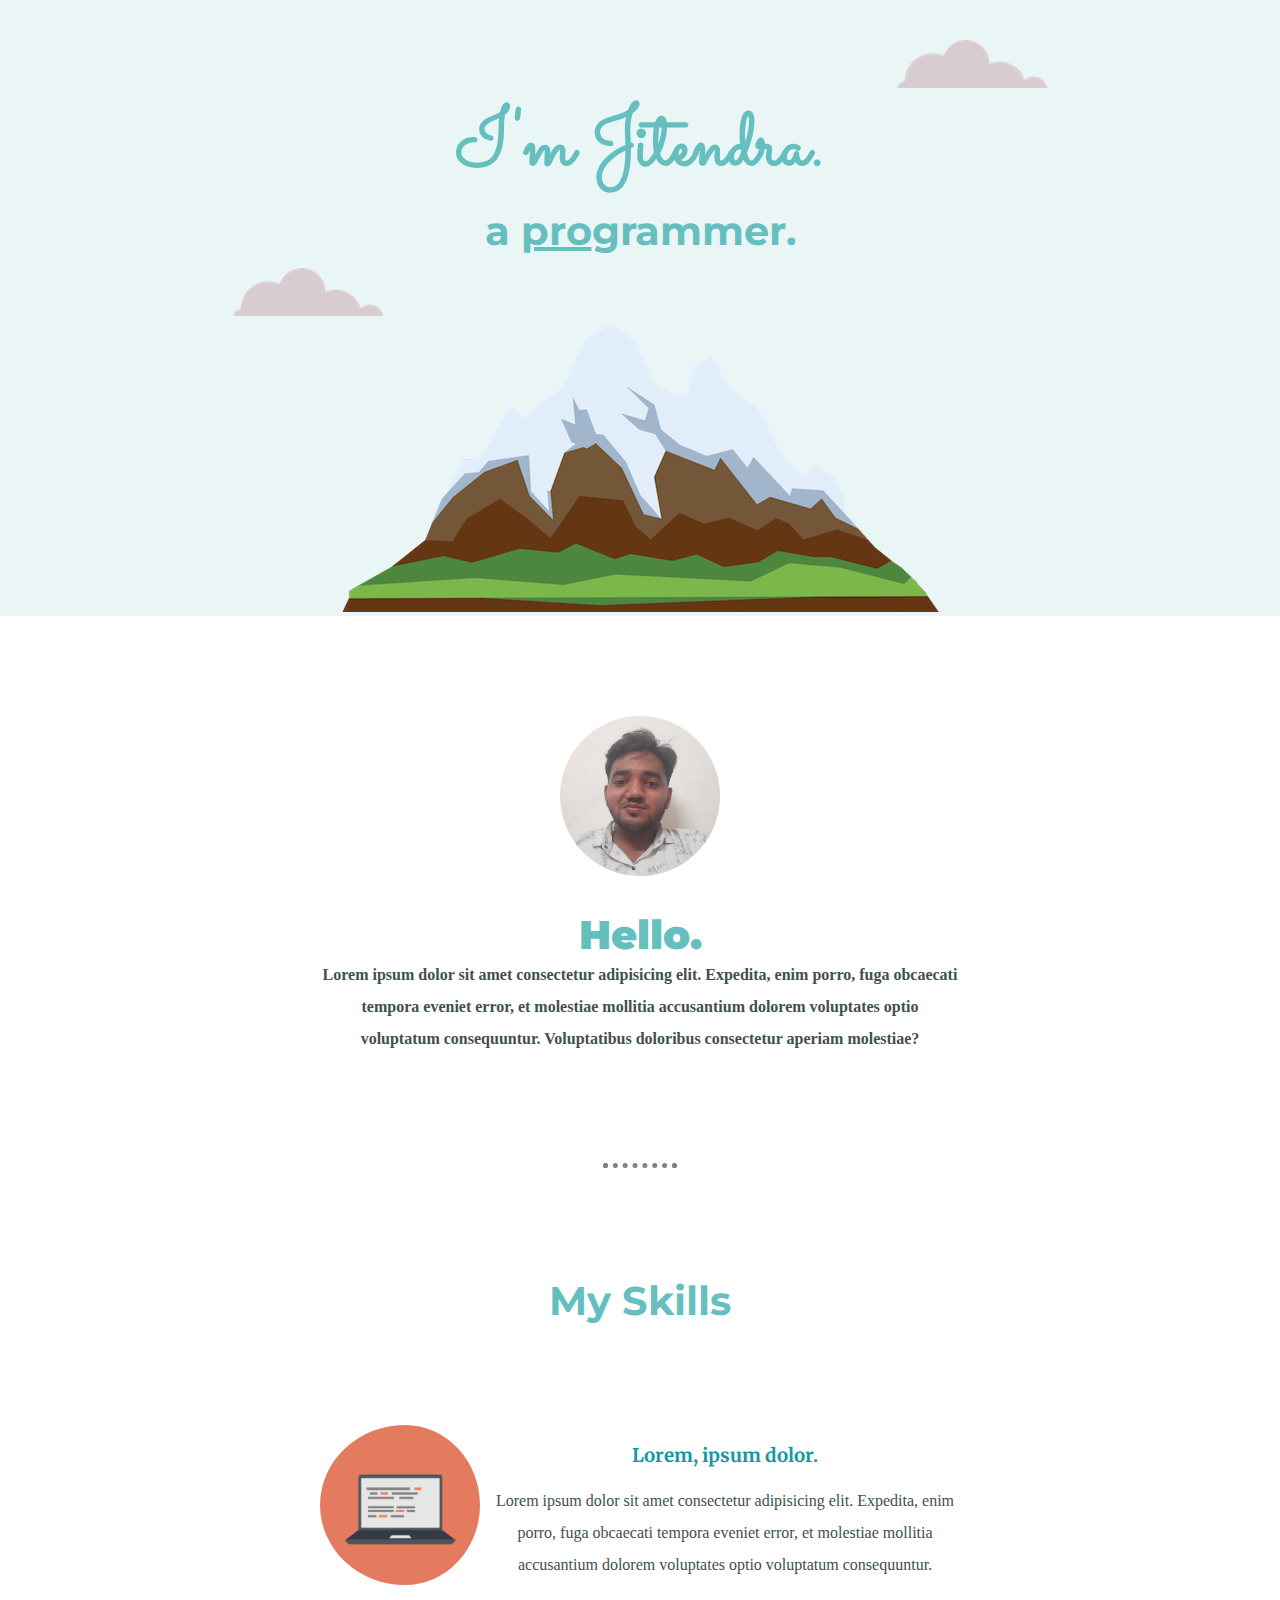
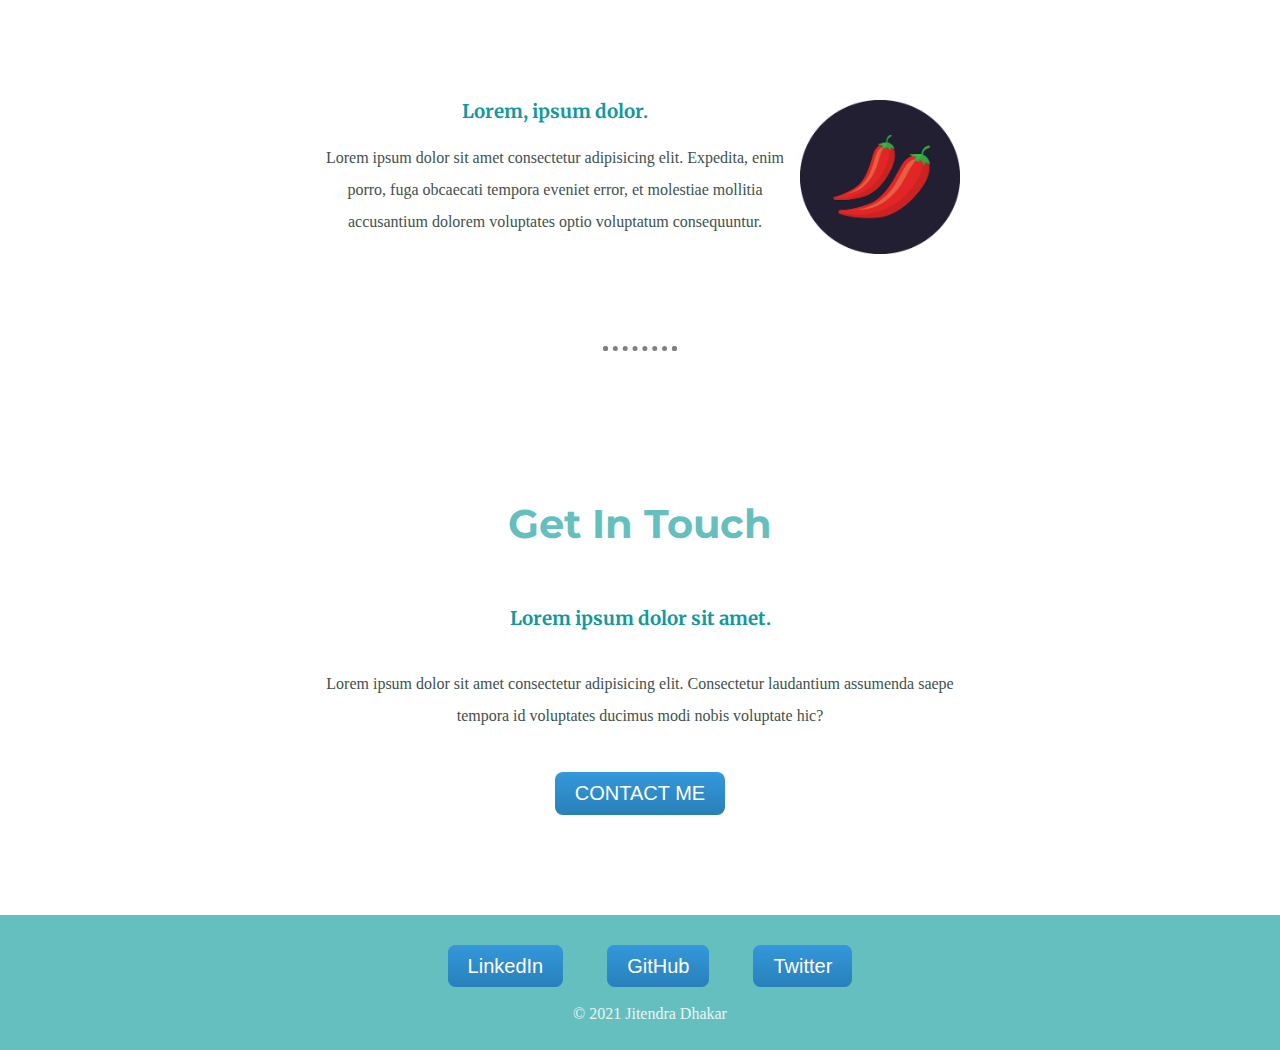
<file: index.html>
<!DOCTYPE html>
<html lang="en">
<head>
    <meta charset="UTF-8">
    <meta http-equiv="X-UA-Compatible" content="IE=edge">
    <meta name="viewport" content="width=device-width, initial-scale=1.0">

    <title>Jitendra Dhakar</title>
    <link rel="icon" href="assets/icons/favicon.ico">
    <link rel="stylesheet" href="css/styles.css">

    <link rel="preconnect" href="https://fonts.googleapis.com">
    <link rel="preconnect" href="https://fonts.gstatic.com" crossorigin>
    <link href="https://fonts.googleapis.com/css2?family=Merriweather:wght@300&family=Montserrat:wght@100&family=Sacramento&display=swap" rel="stylesheet">

</head>
<body>
    <header></header>
    <main>
        <div class="top-container">
            <img class="top-cloud-img" src="assets/images/cloud.png" alt="cloud-img">
            <h1>I'm Jitendra.</h1>
            <h2>a <span>pro</span>grammer.</h2>
            <img class="bottom-cloud-img" src="assets/images/cloud.png" alt="cloud-img">
            <img src="assets/images/mountain.png" alt="mountain-img">
        </div>

        <div class="middle-container">
            <img class="jitendra-img" src="assets/images/jitendra.png" alt="jitendra-img">
            <h2>Hello.</h2>
            <p>Lorem ipsum dolor sit amet consectetur adipisicing elit. Expedita, enim porro, fuga obcaecati tempora eveniet error, et molestiae mollitia accusantium dolorem voluptates optio voluptatum consequuntur. Voluptatibus doloribus consectetur aperiam molestiae?</p>
        </div>
        <hr>

        <div class="bottom-container">
            <h2>My Skills</h2>
            <div class="top-skill">
                <img class="computer-img" src="assets/images/computer.png" alt="computer-img">
                <h3>Lorem, ipsum dolor.</h3>
                <p>Lorem ipsum dolor sit amet consectetur adipisicing elit. Expedita, enim porro, fuga obcaecati tempora eveniet error, et molestiae mollitia accusantium dolorem voluptates optio voluptatum consequuntur.</p>
            </div>
            <div class="bottom-skill">
                <img class="chillies-img" src="assets/images/chillies.png" alt="chillies-img">
                <h3>Lorem, ipsum dolor.</h3>
                <p>Lorem ipsum dolor sit amet consectetur adipisicing elit. Expedita, enim porro, fuga obcaecati tempora eveniet error, et molestiae mollitia accusantium dolorem voluptates optio voluptatum consequuntur.</p>
            </div>
        </div>
        <hr>

        <div class="get-in-touch">
            <h2 class="get">Get In Touch</h2>
            <h3>Lorem ipsum dolor sit amet.</h3>
            <p class="message">Lorem ipsum dolor sit amet consectetur adipisicing elit. Consectetur laudantium assumenda saepe tempora id voluptates ducimus modi nobis voluptate hic?</p>
            <form action="mailto:jitendradhakar898@gmail.com"><button class="btn" >CONTACT ME</button></form>

        </div>

    </main>
    <footer>
        <div class="footer">
            <a class="btn" href="https://www.linkedin.com/in/jitendrad182/">LinkedIn</a>
            <a class="btn" href="https://github.com/jitendrad182">GitHub</a>
            <a class="btn" href="https://twitter.com/jitendrad182">Twitter</a>
            <p class="copyright">© 2021 Jitendra Dhakar</p>
        </div>
    </footer>
</body>
</html>
</file>
<file: css/styles.css>
body{
    margin: 0;
    text-align: center;
}

button{
    border: none;
}
h1{
    margin: 0;
    font-family: 'Sacramento', cursive; 
    font-size: 5rem;
    color: #66BFBF;
}

a{
    margin: 20px 20px;
    padding: 20px;
}
h2{
    font-family: 'Montserrat', sans-serif;
    font-size: 2.5rem;
    font-weight: bolder;
    color: #66BFBF;
    margin: 0;
}

h3{
    color: #11999E;
    font-weight: bolder;
    font-family: 'Merriweather', serif;
}
span{
    text-decoration: underline;
}

p{
    line-height: 2;
    color: #40514E;
    margin: 0;
}

hr{
    border-color: grey;
    border-style: dotted;
    border-bottom-style: none;
    border-width: 5px;
    width: 5%;
}
.top-container{
    background-color: #EAF6F6;
    position: relative;
    padding: 90px 0 0;
}

.top-cloud-img{
    position: absolute;
    right: 233px;
    top: 40px;
}

.bottom-cloud-img{
    position: absolute;
    left: 233px;
    bottom: 300px;
}

.middle-container{
    padding: 100px 0 ;
    width: 50%;
    margin: 0 auto;
    
    font-weight: bold;

}

.jitendra-img{
    width: 25%;
    padding: 0 0 30px;
}

.bottom-container{
    width: 50%;
    margin: 0 auto;
    padding: 100px 0;
}

.top-skill{
    padding: 100px 0;
    
}
.computer-img{
    width: 25%;
    float: left;
    padding: 0 10px 0 0;
    border-radius: 100%;
}
.chillies-img{
    width: 25%;
    float: right;
    padding: 0 0 0 10px;

}

.get-in-touch{
    width: 50%;
    margin: 0 auto;
    padding: 100px 0;
}

.btn {
    background: #3498db;
    background-image: -webkit-linear-gradient(top, #3498db, #2980b9);
    background-image: -moz-linear-gradient(top, #3498db, #2980b9);
    background-image: -ms-linear-gradient(top, #3498db, #2980b9);
    background-image: -o-linear-gradient(top, #3498db, #2980b9);
    background-image: linear-gradient(to bottom, #3498db, #2980b9);
    -webkit-border-radius: 8;
    -moz-border-radius: 8;
    border-radius: 8px;
    font-family: Arial;
    color: #ffffff;
    font-size: 20px;
    padding: 10px 20px 10px 20px;
    text-decoration: none;
  }
  
  .btn:hover {
    background: #3cb0fd;
    background-image: -webkit-linear-gradient(top, #3cb0fd, #3498db);
    background-image: -moz-linear-gradient(top, #3cb0fd, #3498db);
    background-image: -ms-linear-gradient(top, #3cb0fd, #3498db);
    background-image: -o-linear-gradient(top, #3cb0fd, #3498db);
    background-image: linear-gradient(to bottom, #3cb0fd, #3498db);
    text-decoration: none;
  }

.footer{
    background-color: #66BFBF;
    padding: 40px 0 0 20px;
}

.copyright{
    padding: 20px;
    color: #EAF6F6;
}

.message{
    padding: 20px 0 40px;
}

.get{
    padding: 40px;
}
</file>
